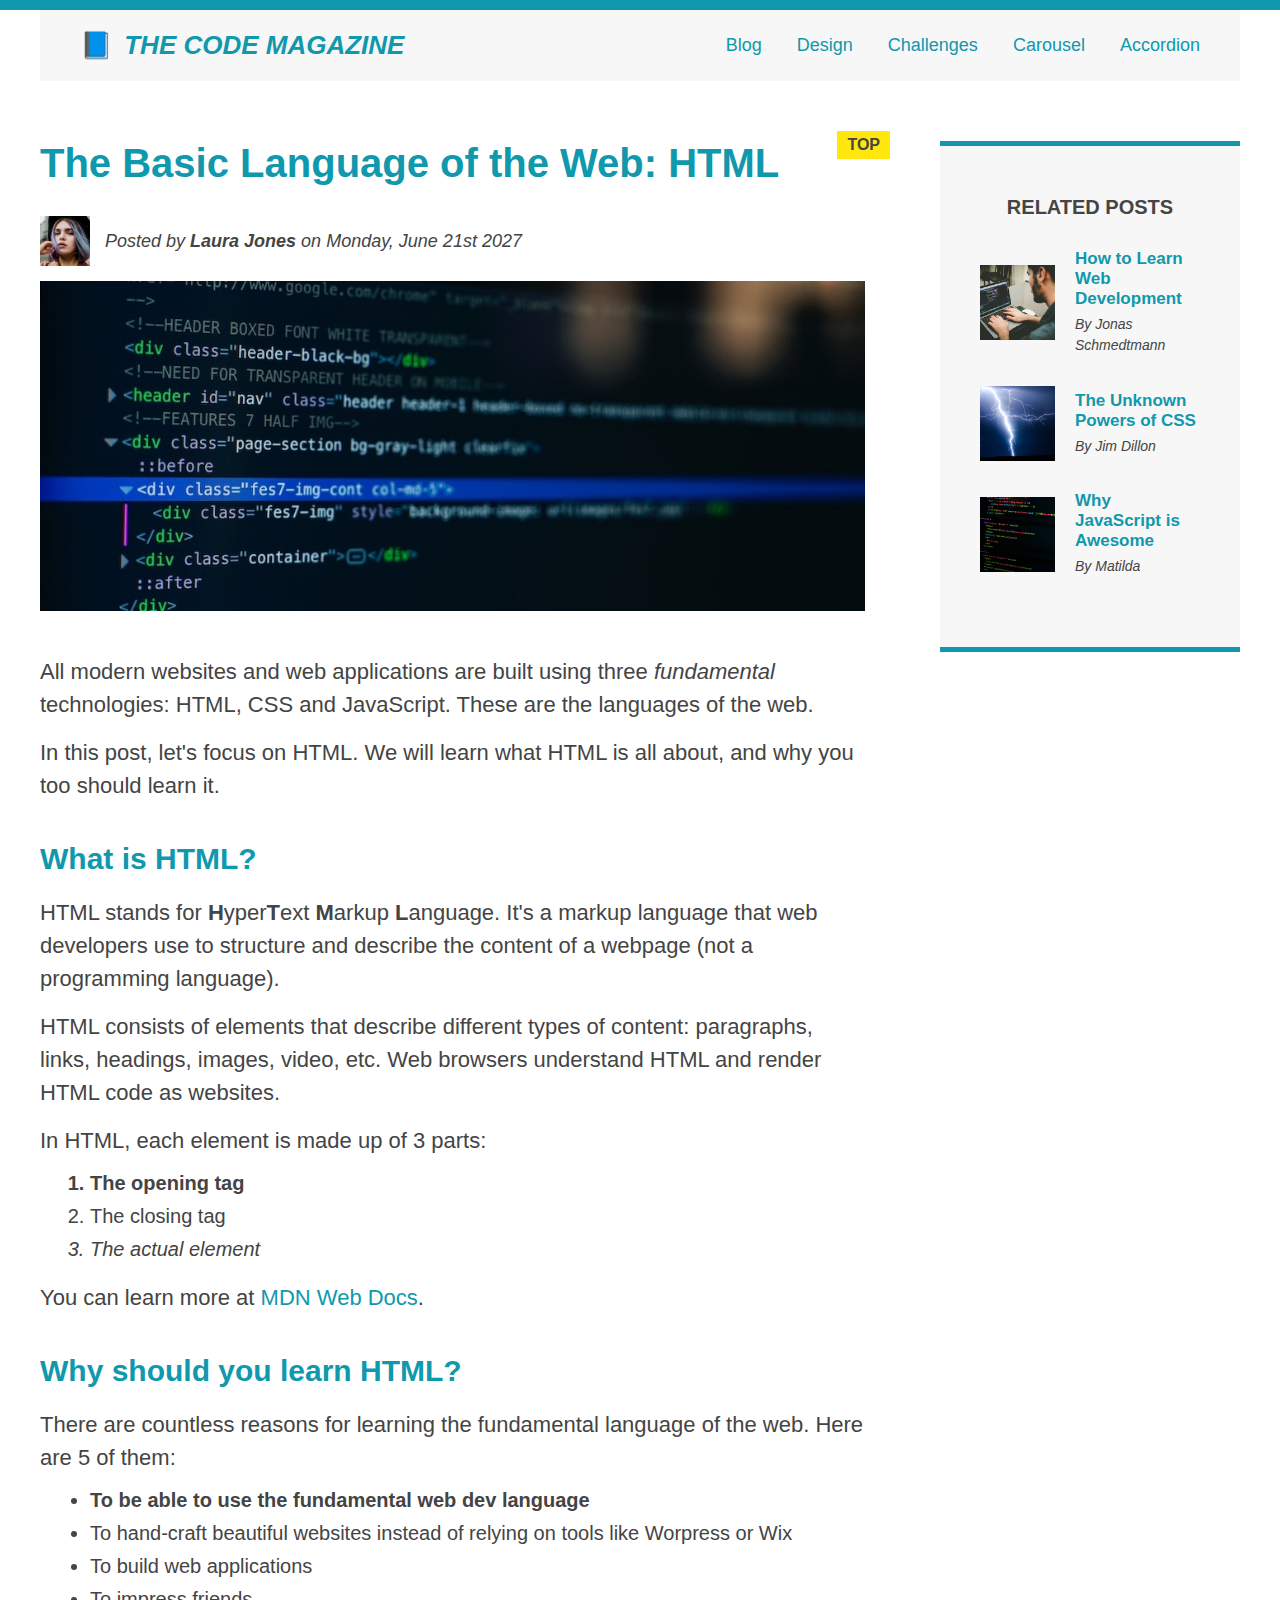
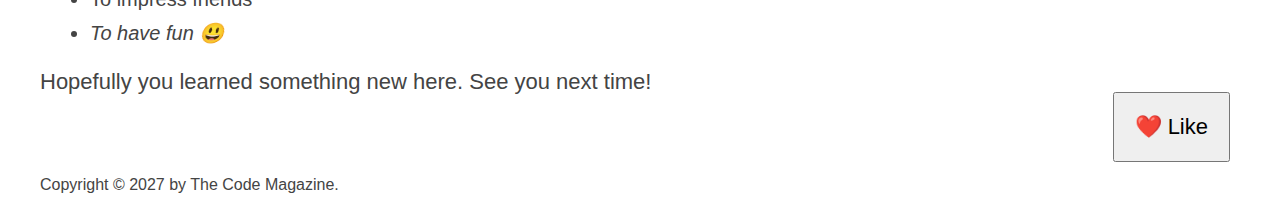
<file: index.html>
<!DOCTYPE html>
<html lang="en">
  <head>
    <meta charset="UTF-8" />
    <link href="css/style.css" rel="stylesheet" />

    <title>The Basic Language of the Web: HTML</title>
  </head>

  <body>
    <!--
    <h1>The Basic Language of the Web: HTML</h1>
    <h2>The Basic Language of the Web: HTML</h2>
    <h3>The Basic Language of the Web: HTML</h3>
    <h4>The Basic Language of the Web: HTML</h4>
    <h5>The Basic Language of the Web: HTML</h5>
    <h6>The Basic Language of the Web: HTML</h6>
    -->

    <div class="container">
      <header class="main-header clearfix">
        <h1>📘 The Code Magazine</h1>

        <nav>
          <!-- <strong>This is the navigation</strong> -->
          <a href="blog.html">Blog</a>
          <a href="design/design.html">Design</a>
          <a href="Product.html">Challenges</a>
          <a href="Components/02-carousel.html">Carousel</a>
          <a href="Components/01-accordion.html">Accordion</a>
        </nav>

        <!-- <div class="clear"></div> -->
      </header>

      <!-- ONLY NECESSARY FOR FLEXBOX -->
      <!-- <div class="row"> -->
      <article>
        <header class="post-header">
          <h2>The Basic Language of the Web: HTML</h2>

          <div class="author-box">
            <img
              src="img/laura-jones.jpg"
              alt="Headshot of Laura Jones"
              height="50"
              width="50"
              class="author-img"
            />

            <p id="author" class="author">
              Posted by <strong>Laura Jones</strong> on Monday, June 21st 2027
            </p>
          </div>

          <img
            src="img/post-img.jpg"
            alt="HTML code on a screen"
            width="500"
            height="200"
            class="post-img"
          />
          <button>❤️ Like</button>
        </header>

        <p>
          All modern websites and web applications are built using three
          <em>fundamental</em>
          technologies: HTML, CSS and JavaScript. These are the languages of the
          web.
        </p>

        <p>
          In this post, let's focus on HTML. We will learn what HTML is all
          about, and why you too should learn it.
        </p>

        <h3>What is HTML?</h3>
        <p>
          HTML stands for <strong>H</strong>yper<strong>T</strong>ext
          <strong>M</strong>arkup <strong>L</strong>anguage. It's a markup
          language that web developers use to structure and describe the content
          of a webpage (not a programming language).
        </p>
        <p>
          HTML consists of elements that describe different types of content:
          paragraphs, links, headings, images, video, etc. Web browsers
          understand HTML and render HTML code as websites.
        </p>
        <p>In HTML, each element is made up of 3 parts:</p>

        <ol>
          <li class="first-li">The opening tag</li>
          <li>The closing tag</li>
          <li>The actual element</li>
        </ol>

        <p>
          You can learn more at
          <a
            href="https://developer.mozilla.org/en-US/docs/Web/HTML"
            target="_blank"
            >MDN Web Docs</a
          >.
        </p>

        <h3>Why should you learn HTML?</h3>

        <p>
          There are countless reasons for learning the fundamental language of
          the web. Here are 5 of them:
        </p>

        <ul>
          <li class="first-li">
            To be able to use the fundamental web dev language
          </li>
          <li>
            To hand-craft beautiful websites instead of relying on tools like
            Worpress or Wix
          </li>
          <li>To build web applications</li>
          <li>To impress friends</li>
          <li>To have fun 😃</li>
        </ul>

        <p>Hopefully you learned something new here. See you next time!</p>
      </article>

      <aside>
        <h4>Related posts</h4>

        <ul class="related">
          <li class="related-post">
            <img
              src="img/related-1.jpg"
              alt="Person programming"
              width="75"
              height="75"
            />
            <div>
              <a href="#" class="related-link">How to Learn Web Development</a>
              <p class="related-author">By Jonas Schmedtmann</p>
            </div>
          </li>
          <li class="related-post">
            <img
              src="img/related-2.jpg"
              alt="Lightning"
              width="75"
              height="75"
            />
            <div>
              <a href="#" class="related-link">The Unknown Powers of CSS</a>
              <p class="related-author">By Jim Dillon</p>
            </div>
          </li>
          <li class="related-post">
            <img
              src="img/related-3.jpg"
              alt="JavaScript code on a screen"
              width="75"
              height="75"
            />
            <div>
              <a href="#" class="related-link">Why JavaScript is Awesome</a>
              <p class="related-author">By Matilda</p>
            </div>
          </li>
        </ul>
      </aside>
      <!-- </div> -->

      <footer>
        <p id="copyright" class="copyright text">
          Copyright &copy; 2027 by The Code Magazine.
        </p>
      </footer>
    </div>
  </body>
</html>
</file>
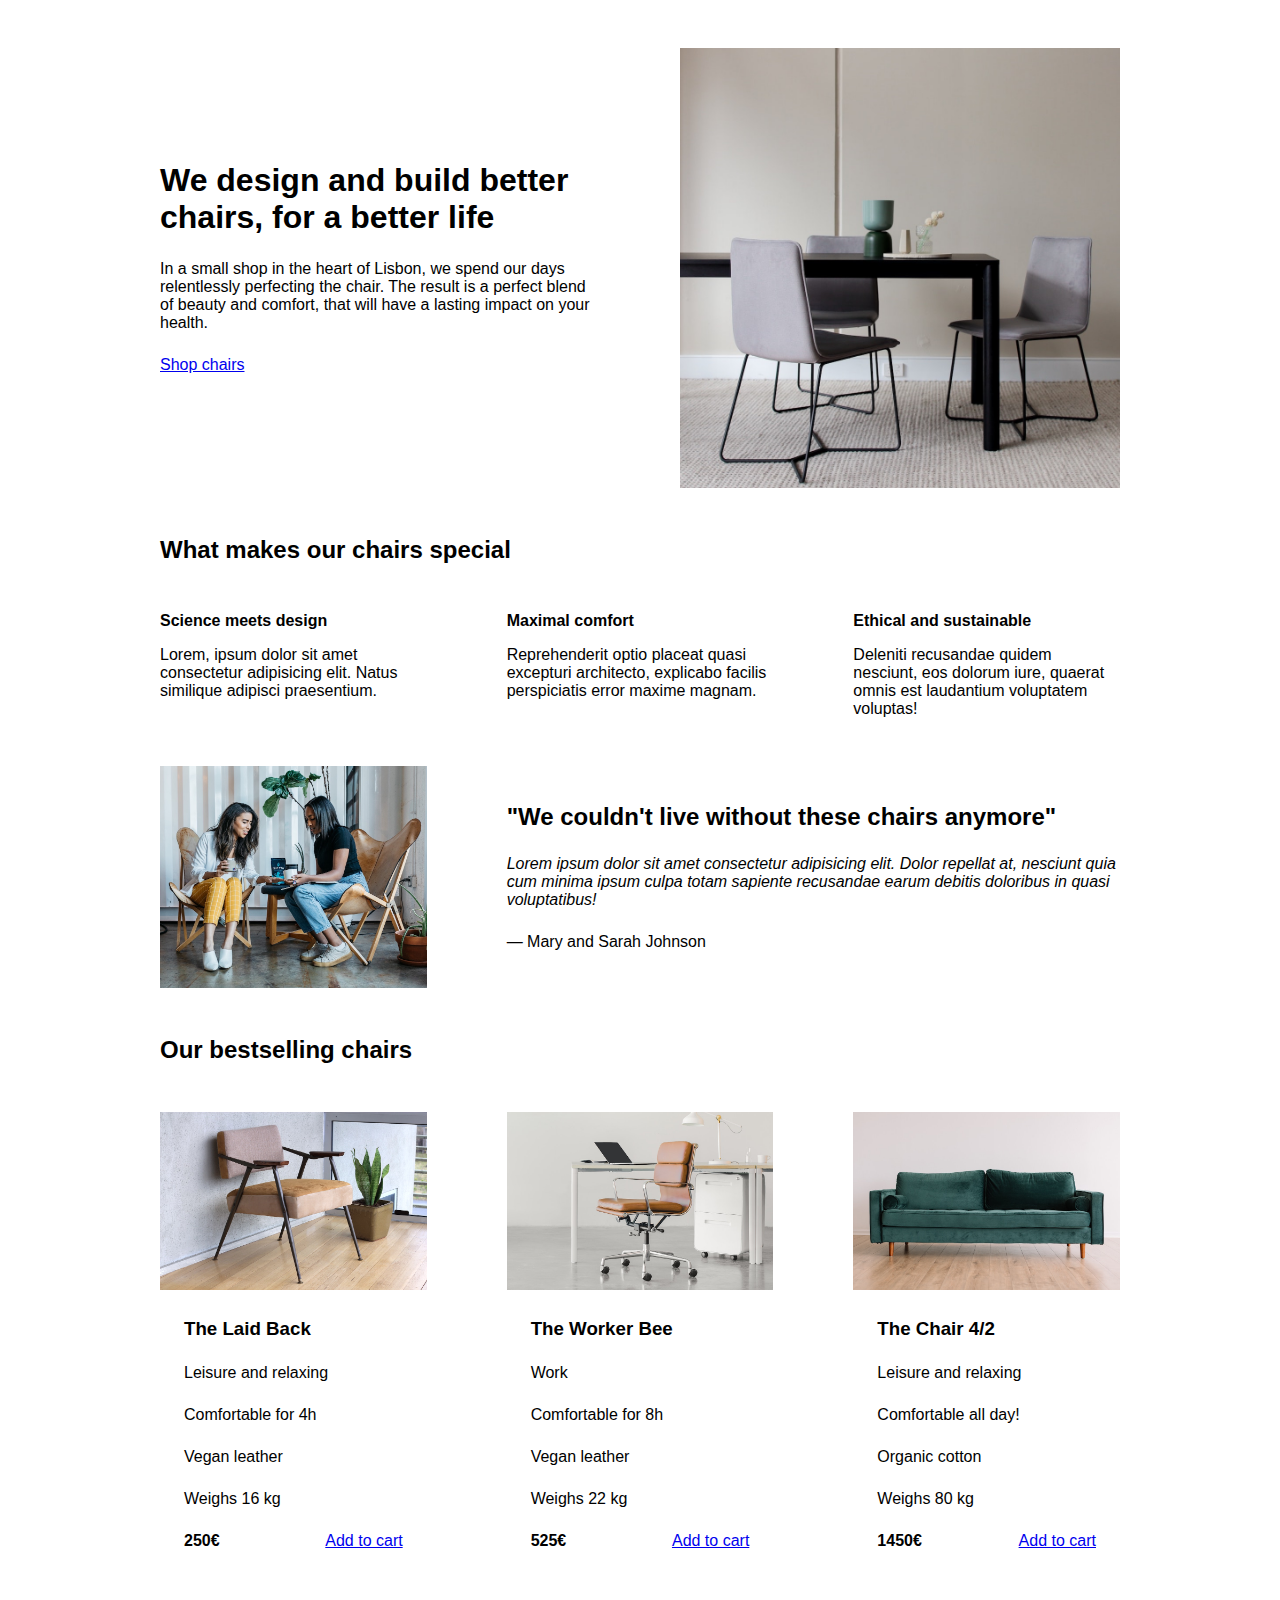
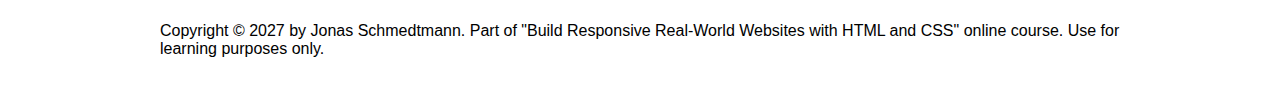
<file: design/index.html>
<!DOCTYPE html>
<html lang="en">
  <head>
    <meta charset="UTF-8" />
    <meta http-equiv="X-UA-Compatible" content="IE=edge" />
    <meta name="viewport" content="width=device-width, initial-scale=1.0" />

    <link rel="stylesheet" href="style.css" />
    <title>Lisbon Chair Shop</title>
  </head>
  <body>
    <div class="container">
      <header>
        <div class="header-text-box">
          <h1>We design and build better chairs, for a better life</h1>
          <p class="header-text">
            In a small shop in the heart of Lisbon, we spend our days
            relentlessly perfecting the chair. The result is a perfect blend of
            beauty and comfort, that will have a lasting impact on your health.
          </p>
          <a class="btn btn--big" href="#">Shop chairs</a>
        </div>
        <img src="hero.jpg" alt="Photo" />
      </header>

      <section>
        <h2>What makes our chairs special</h2>
        <div class="grid-3-cols">
          <div>
            <p class="features-title"><strong>Science meets design</strong></p>
            <p class="features-text">
              Lorem, ipsum dolor sit amet consectetur adipisicing elit. Natus
              similique adipisci praesentium.
            </p>
          </div>

          <div>
            <p class="features-title">
              <strong>Maximal comfort</strong>
            </p>
            <p class="features-text">
              Reprehenderit optio placeat quasi excepturi architecto, explicabo
              facilis perspiciatis error maxime magnam.
            </p>
          </div>

          <div>
            <p class="features-title">
              <strong>Ethical and sustainable</strong>
            </p>
            <p class="features-text">
              Deleniti recusandae quidem nesciunt, eos dolorum iure, quaerat
              omnis est laudantium voluptatem voluptas!
            </p>
          </div>
        </div>
      </section>

      <section class="testimonial-section">
        <div class="grid-3-cols">
          <img src="customers.jpg" alt="People sitting on chairs" />
          <div class="testimonial-box">
            <h2>"We couldn't live without these chairs anymore"</h2>
            <blockquote class="testimonial-text">
              Lorem ipsum dolor sit amet consectetur adipisicing elit. Dolor
              repellat at, nesciunt quia cum minima ipsum culpa totam sapiente
              recusandae earum debitis doloribus in quasi voluptatibus!
            </blockquote>
            <p class="testimonial-author">&mdash; Mary and Sarah Johnson</p>
          </div>
        </div>
      </section>

      <section>
        <h2>Our bestselling chairs</h2>
        <div class="grid-3-cols">
          <figure class="chair">
            <img src="chair-1.jpg" alt="Chair" />
            <div class="chair-box">
              <h3>The Laid Back</h3>
              <ul class="chair-details">
                <li>
                  <!-- Span is a generic INLINE text element, it doesn't have any meaning. It's like a div element, but inline -->
                  <span>Leisure and relaxing</span>
                </li>
                <li>
                  <span>Comfortable for 4h</span>
                </li>
                <li>
                  <span>Vegan leather</span>
                </li>
                <li>
                  <span>Weighs 16 kg</span>
                </li>
              </ul>
              <div class="chair-price">
                <strong>250€</strong>
                <a href="#" class="btn btn--small">Add to cart</a>
              </div>
            </div>
          </figure>

          <figure class="chair">
            <img src="chair-2.jpg" alt="Chair" />
            <div class="chair-box">
              <h3>The Worker Bee</h3>
              <ul class="chair-details">
                <li>
                  <span>Work</span>
                </li>
                <li>
                  <span>Comfortable for 8h</span>
                </li>
                <li>
                  <span>Vegan leather</span>
                </li>
                <li>
                  <span>Weighs 22 kg</span>
                </li>
              </ul>
              <div class="chair-price">
                <strong>525€</strong>
                <a href="#" class="btn btn--small">Add to cart</a>
              </div>
            </div>
          </figure>

          <figure class="chair">
            <img src="chair-3.jpg" alt="Chair" />
            <div class="chair-box">
              <h3>The Chair 4/2</h3>
              <ul class="chair-details">
                <li>
                  <span>Leisure and relaxing</span>
                </li>
                <li>
                  <span>Comfortable all day!</span>
                </li>
                <li>
                  <span>Organic cotton</span>
                </li>
                <li>
                  <span>Weighs 80 kg</span>
                </li>
              </ul>
              <div class="chair-price">
                <strong>1450€</strong>
                <a href="#" class="btn btn--small">Add to cart</a>
              </div>
            </div>
          </figure>
        </div>
      </section>

      <footer>
        Copyright &copy; 2027 by Jonas Schmedtmann. Part of "Build Responsive
        Real-World Websites with HTML and CSS" online course. Use for learning
        purposes only.
      </footer>
    </div>
  </body>
</html>
</file>
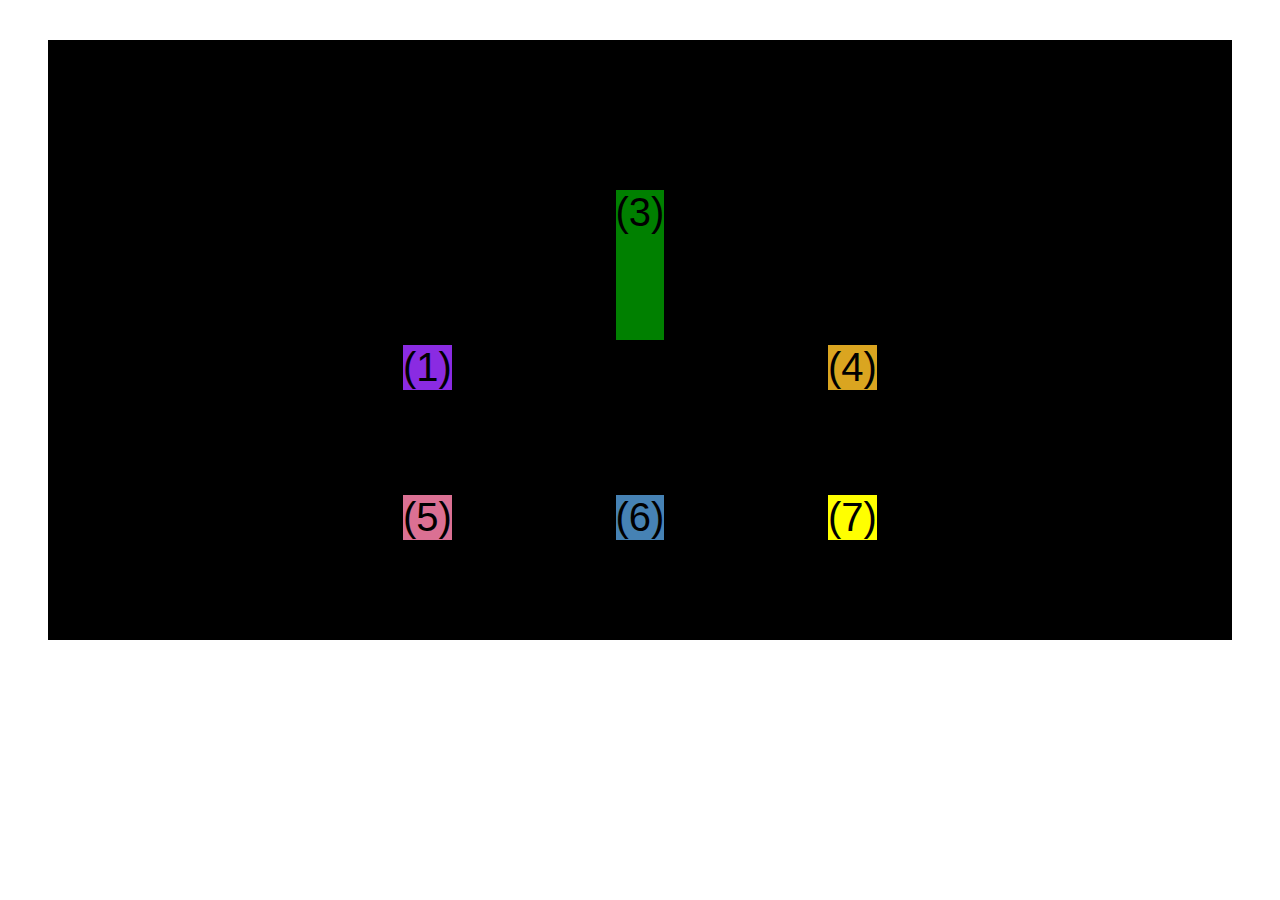
<file: css-grid.html>
<!DOCTYPE html>
<html lang="en">
  <head>
    <meta charset="UTF-8" />
    <meta http-equiv="X-UA-Compatible" content="IE=edge" />
    <meta name="viewport" content="width=device-width, initial-scale=1.0" />
    <title>CSS Grid</title>
    <style>
      .el--1 {
        background-color: blueviolet;
      }
      .el--2 {
        background-color: orangered;
        /* grid-column: 1/4; */
        /* grid-column: 1 / span 3; */
        grid-column: 1 / -2;
        grid-row: 2/3;
      }
      .el--3 {
        background-color: green;
        height: 150px;
        align-self: center;
        justify-self: center;
      }
      .el--4 {
        background-color: goldenrod;
      }
      .el--5 {
        background-color: palevioletred;
      }
      .el--6 {
        background-color: steelblue;
      }
      .el--7 {
        background-color: yellow;
      }
      .el--8 {
        background-color: crimson;
        grid-column: 2/3;
        grid-row: 1/2;
      }

      .container--1 {
        /* STARTER */
        font-family: sans-serif;
        background-color: #ddd;
        font-size: 30px;
        margin: 40px;

        /* !CSS GRID */
        display: grid;
        grid-template-columns: repeat(4, 1fr);
        grid-template-rows: repeat(2, 1fr);
        column-gap: 20px;
        row-gap: 40px;

        /* Temp */
        display: none;
      }

      .container--2 {
        display: grid;
        /* STARTER */
        font-family: sans-serif;
        background-color: black;
        font-size: 40px;
        margin: 40px;
        width: 700Hpx;
        height: 600px;
        gap: 50px;

        /* CSS GRID */
        grid-template-columns: 125px 200px 125px;
        grid-template-rows: 250px 100px;

        /* Aligning items inside cells: Moving items
        around inside cells */
        justify-items: center;
        align-items: end;

        /* Aligning tracks inside container:
        distribute empty space */
        justify-content: center;
        align-content: center;
      }
    </style>
  </head>
  <body>
    <div class="container--1">
      <div class="el el--1">(1) HTML</div>
      <div class="el el--2">(2) and</div>
      <div class="el el--3">(3) CSS</div>
      <div class="el el--4">(4) are</div>
      <div class="el el--5">(5) amazing</div>
      <div class="el el--6">(6) languages</div>
      <!-- <div class="el el--7">(7) to</div> -->
      <div class="el el--8">(8) learn</div>
    </div>

    <div class="container--2">
      <div class="el el--1">(1)</div>
      <div class="el el--3">(3)</div>
      <div class="el el--4">(4)</div>
      <div class="el el--5">(5)</div>
      <div class="el el--6">(6)</div>
      <div class="el el--7">(7)</div>
    </div>
  </body>
</html>
</file>
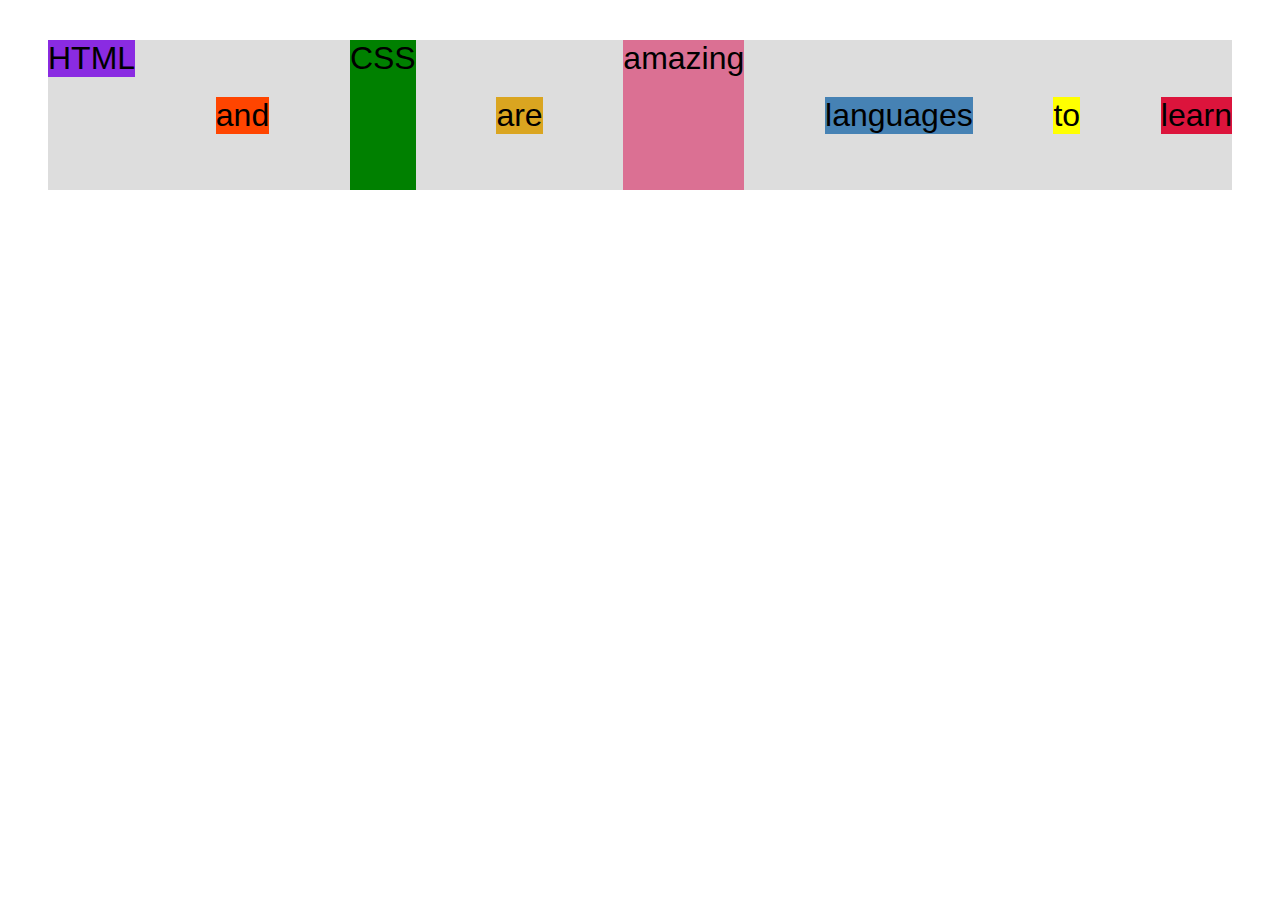
<file: flexbox.html>
<!DOCTYPE html>
<html lang="en">
  <head>
    <meta charset="UTF-8" />
    <meta http-equiv="X-UA-Compatible" content="IE=edge" />
    <meta name="viewport" content="width=device-width, initial-scale=1.0" />
    <title>Flexbox</title>
    <style>
      .el--1 {
        background-color: blueviolet;
      }
      .el--2 {
        background-color: orangered;
      }
      .el--3 {
        background-color: green;
        height: 150px;
      }
      .el--4 {
        background-color: goldenrod;
      }
      .el--5 {
        background-color: palevioletred;
      }
      .el--6 {
        background-color: steelblue;
      }
      .el--7 {
        background-color: yellow;
      }
      .el--8 {
        background-color: crimson;
      }

      .container {
        /* STARTER */
        font-family: sans-serif;
        background-color: #ddd;
        font-size: 32px;
        margin: 40px;
        display: flex;
        align-items: center;
        justify-content: space-between;
        gap: 30px;

        /* FLEXBOX */
      }

      .el--1 {
        align-self: flex-start;
      }
      .el--5 {
        align-self: stretch;
      }
    </style>
  </head>
  <body>
    <div class="container">
      <div class="el el--1">HTML</div>
      <div class="el el--2">and</div>
      <div class="el el--3">CSS</div>
      <div class="el el--4">are</div>
      <div class="el el--5">amazing</div>
      <div class="el el--6">languages</div>
      <div class="el el--7">to</div>
      <div class="el el--8">learn</div>
    </div>
  </body>
</html>
</file>
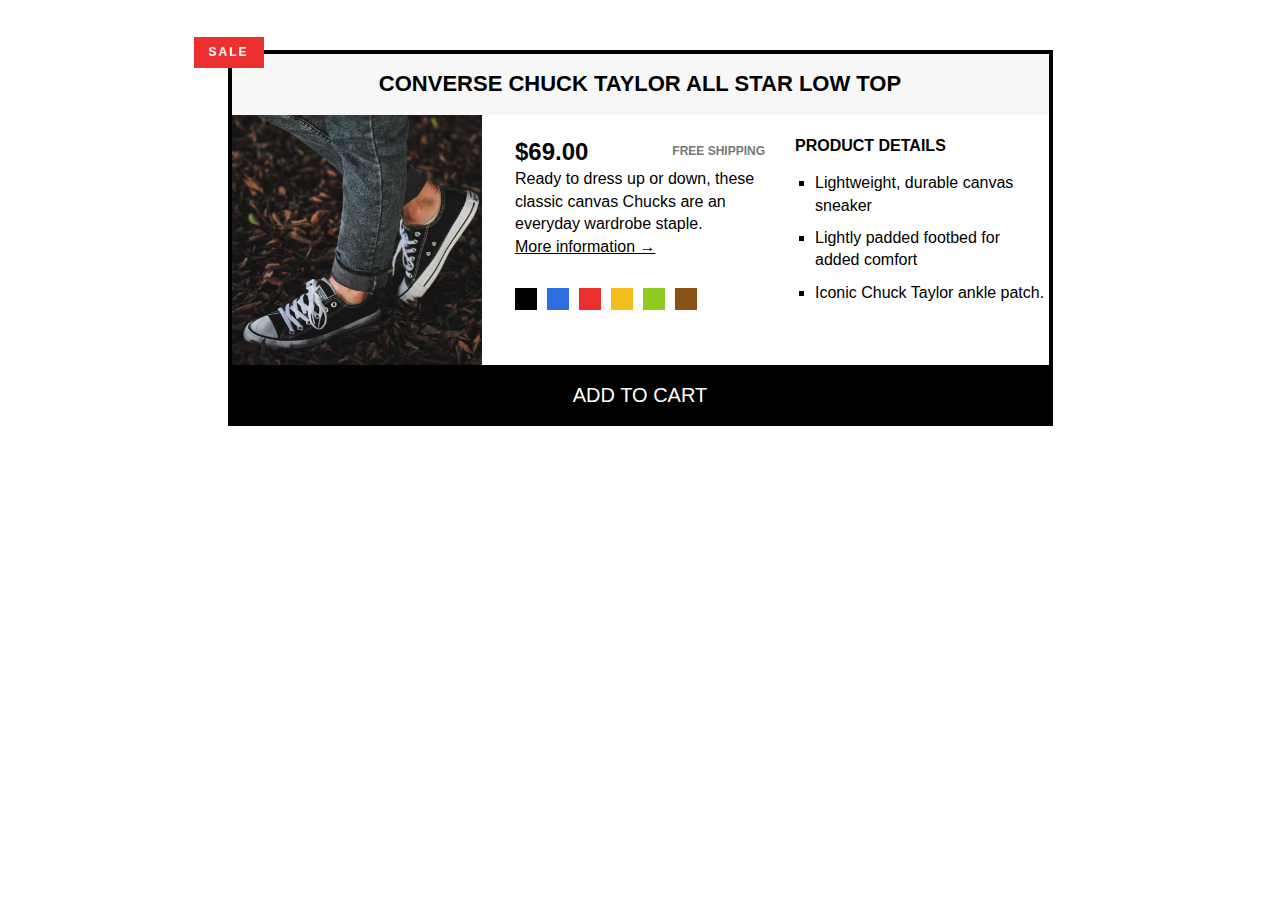
<file: Product.html>
<!DOCTYPE html>
<html lang="en">
  <head>
    <link rel="stylesheet" href="css/product.css" />
    <meta charset="UTF-8" />
    <meta name="viewport" content="width=device-width, initial-scale=1.0" />
    <title>🛍️ Products</title>
  </head>
  <body>
    <article class="product gBox">
      <h2 class="product-title">Converse Chuck Taylor All Star Low Top</h2>

      <img
        src="img/challenges.jpg"
        alt="Chuck Taylor All Star Shoe"
        height="250"
        width="250"
        class="product-img"
      />
      <div class="product-info">
        <div class="product-price">
          <p class="price"><strong>$69.00</strong></p>
          <p class="shipping">Free shipping</p>
        </div>
        <p class="sale">Sale</p>

        <p class="product-description">
          Ready to dress up or down, these classic canvas Chucks are an everyday
          wardrobe staple.
        </p>
        <a href="https://converse.com" target="_blank" class="more-info"
          >More information &rarr;</a
        >

        <div class="product-colors">
          <div class="color"></div>
          <div class="color color-blue"></div>
          <div class="color color-red"></div>
          <div class="color color-yellow"></div>
          <div class="color color-green"></div>
          <div class="color color-brown"></div>
        </div>
      </div>

      <div class="product-details">
        <h3 class="details-title">Product details</h3>
        <ul class="details-list">
          <li>Lightweight, durable canvas sneaker</li>
          <li>Lightly padded footbed for added comfort</li>
          <li>Iconic Chuck Taylor ankle patch.</li>
        </ul>
      </div>
      <button class="add-cart">Add to cart</button>
    </article>
  </body>
</html>
</file>
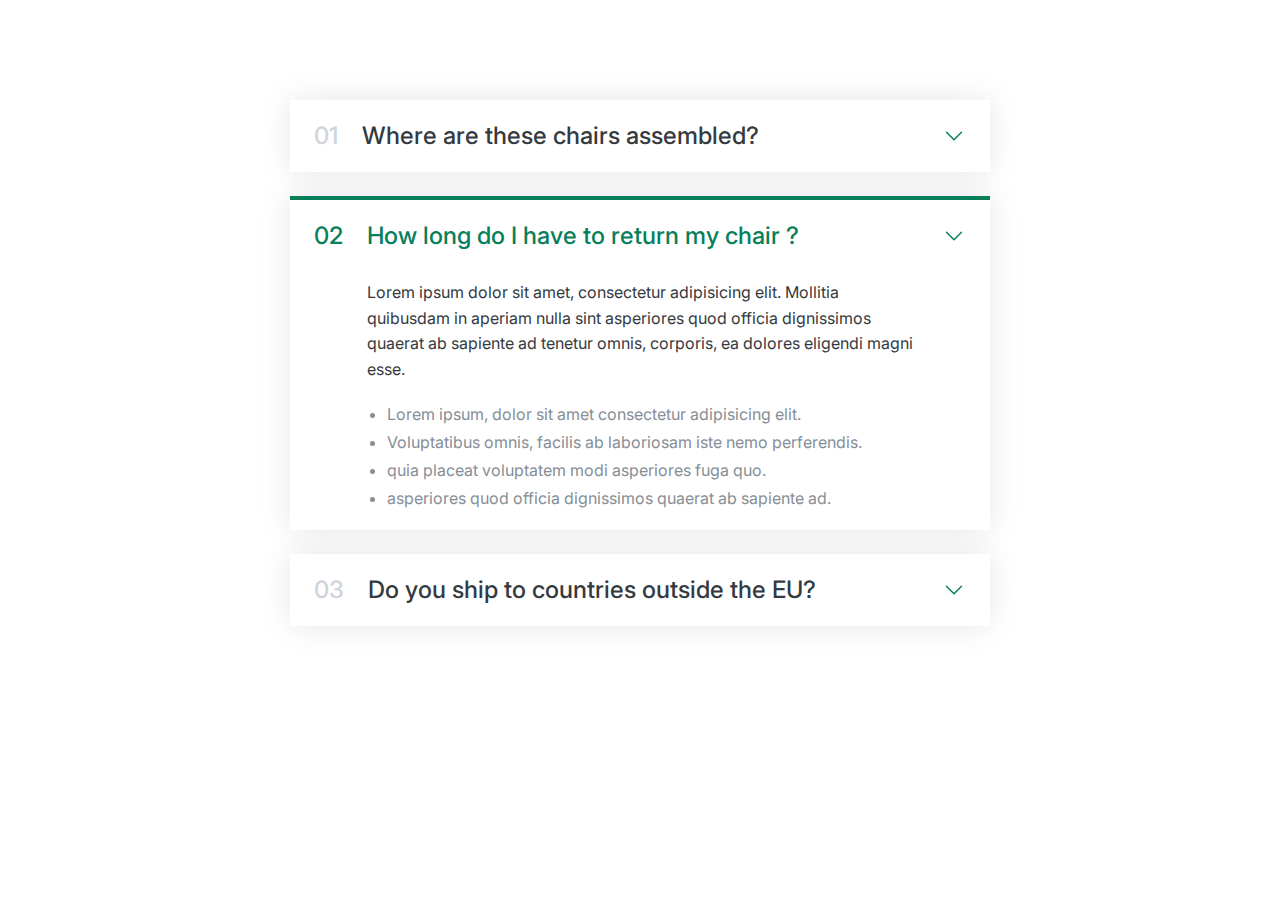
<file: Components/01-accordion.html>
<!doctype html>
<html lang="en">
  <head>
    <meta charset="UTF-8" />
    <meta name="viewport" content="width=device-width, initial-scale=1.0" />
    <title>Accordion Component</title>
    <link
      href="https://fonts.googleapis.com/css2?family=Inter:wght@400;500;700&family=Roboto:wght@400;500;700&display=swap"
      rel="stylesheet"
    />
    <style>
      /*
      SPACING SYSTEM (px)
      2 / 4 / 8 / 12 / 16 / 24 / 32 / 48 / 64 / 80 / 96 / 128

      FONT SIZE SYSTEM (px)
      10 / 12 / 14 / 16 / 18 / 20 / 24 / 30 / 36 / 44 / 52 / 62 / 74 / 86 / 98
      */

      /*
      Main Color: #087f5b
      Grey Color: #343a40
      */

      * {
        margin: 0;
        padding: 0;
        box-sizing: border-box;
      }

      /* ------------------------ */
      /* GENERAL STYLES */
      /* ------------------------ */
      body {
        font-family: "Inter", sans-serif;
        color: #343a40;
        line-height: 1;
      }
      .accordion {
        width: 700px;
        margin: 100px auto;
        display: flex;
        flex-direction: column;
        gap: 24px;
      }

      .item {
        box-shadow: 0 0 32px rgba(0, 0, 0, 0.1);
        padding: 24px;
        display: grid;
        grid-template-columns: auto 1fr auto;
        column-gap: 24px;
        row-gap: 32px;
        align-items: center;
      }

      .number,
      .text {
        font-size: 24px;
        font-weight: 500;
        /* color: #087f5b; */
      }
      .number {
        color: #ced4da;
      }

      .icon {
        width: 24px;
        height: 24px;
        stroke: #087f5b;
      }

      .hidden-box {
        grid-column: 2;
        display: none;
      }

      .hidden-box p {
        margin-bottom: 24px;
        line-height: 1.6;
      }

      /* .hidden-box li {
        margin-bottom: 12px;
      } */

      .hidden-box ul {
        color: #868e96;
        margin-left: 20px;

        display: flex;
        flex-direction: column;
        gap: 12px;
      }

      /* Open State */

      .open {
        border-top: 4px solid #087f5b;
      }

      .open .hidden-box {
        display: block;
      }

      .open .number,
      .open .text {
        color: #087f5b;
      }
    </style>
  </head>
  <body>
    <div class="accordion">
      <div class="item">
        <p class="number">01</p>
        <p class="text">Where are these chairs assembled?</p>
        <svg
          xmlns="http://www.w3.org/2000/svg"
          fill="none"
          viewBox="0 0 24 24"
          stroke-width="1.5"
          stroke="currentColor"
          class="icon"
        >
          <path
            stroke-linecap="round"
            stroke-linejoin="round"
            d="M19.5 8.25l-7.5 7.5-7.5-7.5"
          />
        </svg>
        <div class="hidden-box">
          <p>
            Lorem ipsum dolor sit amet, consectetur adipisicing elit. Mollitia
            quibusdam in aperiam nulla sint asperiores quod officia dignissimos
            quaerat ab sapiente ad tenetur omnis, corporis, ea dolores eligendi
            magni esse.
          </p>
          <ul>
            <li>Lorem ipsum, dolor sit amet consectetur adipisicing elit.</li>
            <li>
              Voluptatibus omnis, facilis ab laboriosam iste nemo perferendis.
            </li>
            <li>quia placeat voluptatem modi asperiores fuga quo.</li>
            <li>asperiores quod officia dignissimos quaerat ab sapiente ad.</li>
          </ul>
        </div>
      </div>

      <div class="item open">
        <p class="number">02</p>
        <p class="text">How long do I have to return my chair ?</p>
        <svg
          xmlns="http://www.w3.org/2000/svg"
          fill="none"
          viewBox="0 0 24 24"
          stroke-width="1.5"
          stroke="currentColor"
          class="icon"
        >
          <path
            stroke-linecap="round"
            stroke-linejoin="round"
            d="M19.5 8.25l-7.5 7.5-7.5-7.5"
          />
        </svg>
        <div class="hidden-box">
          <p>
            Lorem ipsum dolor sit amet, consectetur adipisicing elit. Mollitia
            quibusdam in aperiam nulla sint asperiores quod officia dignissimos
            quaerat ab sapiente ad tenetur omnis, corporis, ea dolores eligendi
            magni esse.
          </p>
          <ul>
            <li>Lorem ipsum, dolor sit amet consectetur adipisicing elit.</li>
            <li>
              Voluptatibus omnis, facilis ab laboriosam iste nemo perferendis.
            </li>
            <li>quia placeat voluptatem modi asperiores fuga quo.</li>
            <li>asperiores quod officia dignissimos quaerat ab sapiente ad.</li>
          </ul>
        </div>
      </div>

      <div class="item">
        <p class="number">03</p>
        <p class="text">Do you ship to countries outside the EU?</p>
        <svg
          xmlns="http://www.w3.org/2000/svg"
          fill="none"
          viewBox="0 0 24 24"
          stroke-width="1.5"
          stroke="currentColor"
          class="icon"
        >
          <path
            stroke-linecap="round"
            stroke-linejoin="round"
            d="M19.5 8.25l-7.5 7.5-7.5-7.5"
          />
        </svg>
        <div class="hidden-box">
          <p>
            Lorem ipsum dolor sit amet, consectetur adipisicing elit. Mollitia
            quibusdam in aperiam nulla sint asperiores quod officia dignissimos
            quaerat ab sapiente ad tenetur omnis, corporis, ea dolores eligendi
            magni esse.
          </p>
          <ul>
            <li>Lorem ipsum, dolor sit amet consectetur adipisicing elit.</li>
            <li>
              Voluptatibus omnis, facilis ab laboriosam iste nemo perferendis.
            </li>
            <li>quia placeat voluptatem modi asperiores fuga quo.</li>
            <li>asperiores quod officia dignissimos quaerat ab sapiente ad.</li>
          </ul>
        </div>
      </div>
    </div>
  </body>
</html>
</file>
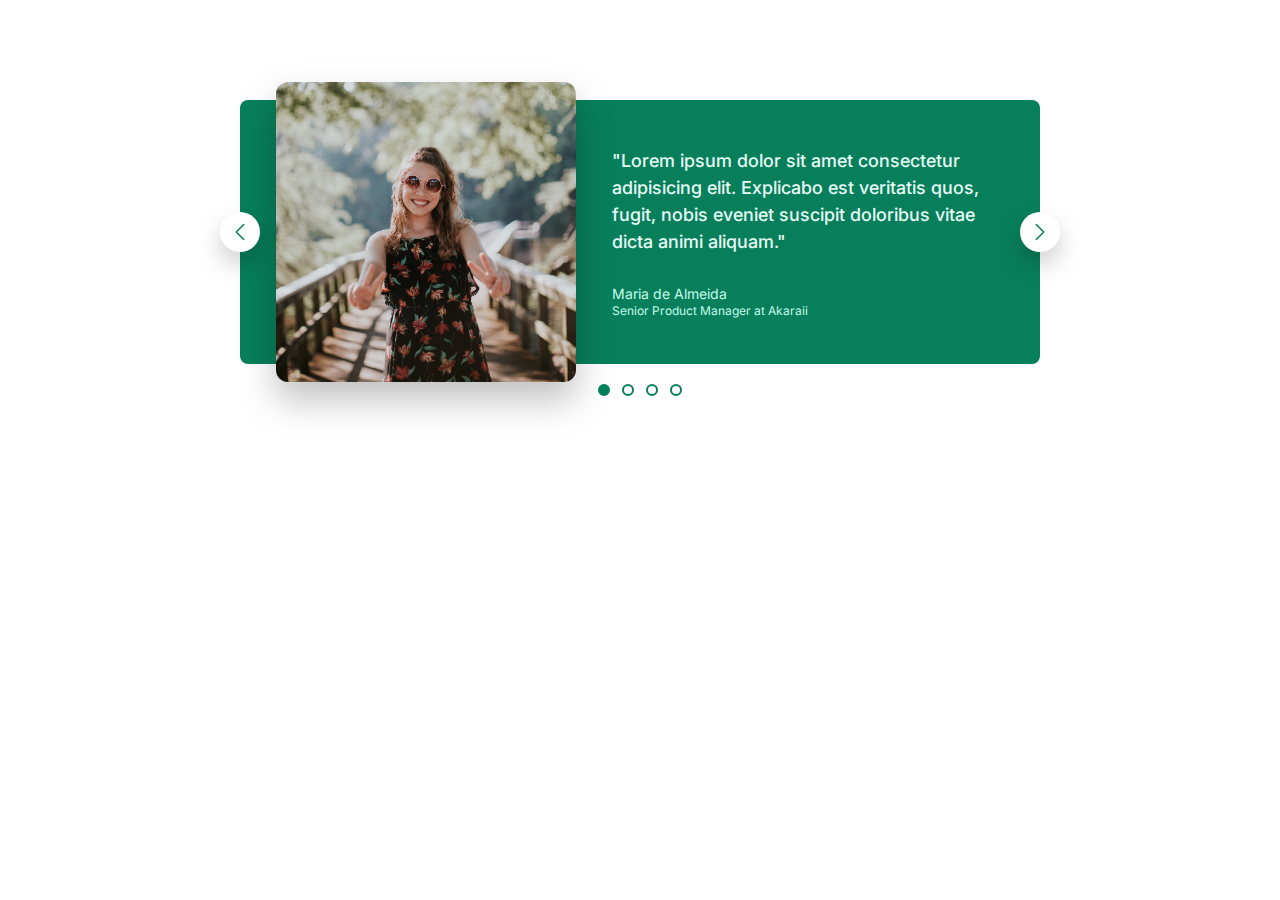
<file: Components/02-carousel.html>
<!doctype html>
<html lang="en">
  <head>
    <meta charset="UTF-8" />
    <meta name="viewport" content="width=device-width, initial-scale=1.0" />
    <title>Carousel Component</title>
    <link
      href="https://fonts.googleapis.com/css2?family=Inter:wght@400;500;700&family=Roboto:wght@400;500;700&display=swap"
      rel="stylesheet"
    />
    <style>
      /*
            SPACING SYSTEM (px)
            2 / 4 / 8 / 12 / 16 / 24 / 32 / 48 / 64 / 80 / 96 / 128

            FONT SIZE SYSTEM (px)
            10 / 12 / 14 / 16 / 18 / 20 / 24 / 30 / 36 / 44 / 52 / 62 / 74 / 86 / 98
            */

      /*
            Main Color: #087f5b
            Grey Color: #343a40
            */

      * {
        margin: 0;
        padding: 0;
        box-sizing: border-box;
      }

      /* ------------------------ */
      /* GENERAL STYLES */
      /* ------------------------ */
      body {
        font-family: "Inter", sans-serif;
        color: #343a40;
        line-height: 1;
      }

      img {
        height: 200px;
        border-radius: 8px;
        transform: scale(1.5);
        box-shadow: 0 12px 24px rgba(0, 0, 0, 0.25);
      }

      .carousel {
        background-color: #087f5b;
        width: 800px;
        margin: 100px auto;

        /* padding: 32px;
        padding-left: 86px;
        padding-right: 48px; */
        padding: 32px 48px 32px 86px;

        border-radius: 8px;
        position: relative;

        display: flex;
        align-items: center;
        gap: 86px;
      }

      .testimonial-text {
        font-size: 18px;
        font-weight: 500;
        line-height: 1.5;
        margin-bottom: 32px;
        color: #e6fcf5;
      }
      .testimonial-author {
        font-size: 14px;
        margin-bottom: 4px;
        color: #c3fae8;
      }
      .testimonial-job {
        font-size: 12px;
        color: #c3fae8;
      }

      /* Controls */
      .btn {
        background-color: #fff;
        border: none;
        height: 40px;
        width: 40px;
        position: absolute;
        border-radius: 50%;
        display: flex;
        align-items: center;
        justify-content: center;
        box-shadow: 0 12px 24px rgba(0, 0, 0, 0.2);
        cursor: pointer;
      }

      .btn--left {
        left: 0;
        top: 50%;
        transform: translate(-50%, -50%);
      }

      .btn--right {
        right: 0;
        top: 50%;
        transform: translate(50%, -50%);
      }

      .btn-icon {
        height: 24px;
        width: 24px;
        stroke: #087f5b;
      }

      /* Dots */
      .dot {
        height: 12px;
        width: 12px;
        background-color: #fff;
        border: 2px solid #087f5b;
        border-radius: 50%;
        cursor: pointer;
      }
      .dots {
        position: absolute;
        left: 50%;
        bottom: 0;
        transform: translate(-50%, 32px);

        display: flex;
        gap: 12px;
      }

      .dot--fill {
        background-color: #087f5b;
      }
    </style>
  </head>
  <body>
    <div class="carousel">
      <img src="maria.jpg" alt="Maria de image" />
      <blockquote class="testimonial">
        <p class="testimonial-text">
          "Lorem ipsum dolor sit amet consectetur adipisicing elit. Explicabo
          est veritatis quos, fugit, nobis eveniet suscipit doloribus vitae
          dicta animi aliquam."
        </p>
        <p class="testimonial-author">Maria de Almeida</p>
        <p class="testimonial-job">Senior Product Manager at Akaraii</p>
      </blockquote>
      <button class="btn btn--left">
        <svg
          xmlns="http://www.w3.org/2000/svg"
          fill="none"
          viewBox="0 0 24 24"
          stroke-width="1.5"
          stroke="currentColor"
          class="btn-icon"
        >
          <path
            stroke-linecap="round"
            stroke-linejoin="round"
            d="M15.75 19.5L8.25 12l7.5-7.5"
          />
        </svg>
      </button>
      <button class="btn btn--right">
        <svg
          xmlns="http://www.w3.org/2000/svg"
          fill="none"
          viewBox="0 0 24 24"
          stroke-width="1.5"
          stroke="currentColor"
          class="btn-icon"
        >
          <path
            stroke-linecap="round"
            stroke-linejoin="round"
            d="M8.25 4.5l7.5 7.5-7.5 7.5"
          />
        </svg>
      </button>
      <div class="dots">
        <button class="dot dot--fill">&nbsp;</button>
        <button class="dot">&nbsp;</button>
        <button class="dot">&nbsp;</button>
        <button class="dot">&nbsp;</button>
      </div>
    </div>
  </body>
</html>
</file>
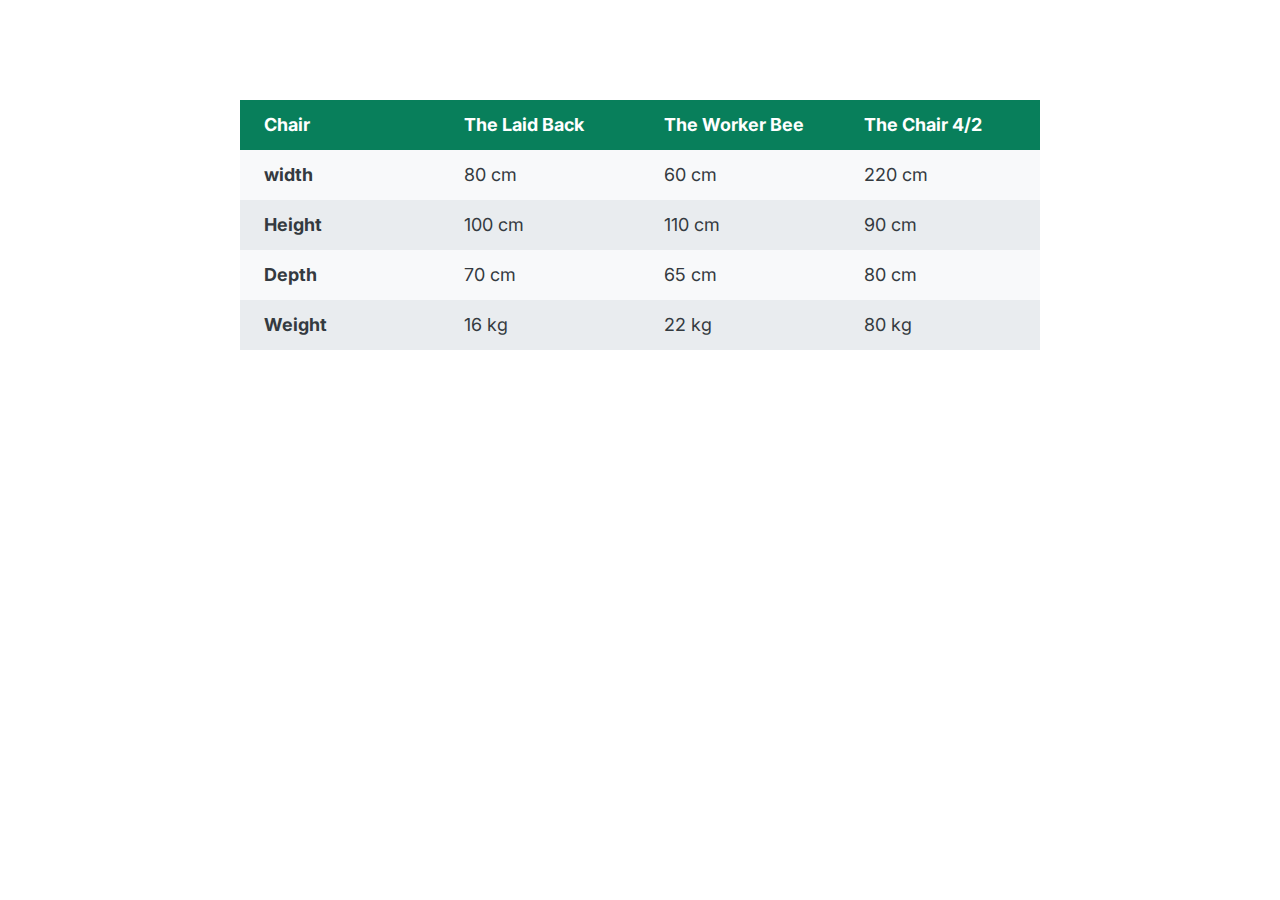
<file: Components/03-table.html>
<!DOCTYPE html>
<html lang="en">
  <head>
    <meta charset="UTF-8" />
    <meta name="viewport" content="width=device-width, initial-scale=1.0" />
    <title>Accordion Component</title>
    <link
      href="https://fonts.googleapis.com/css2?family=Inter:wght@400;500;700&family=Roboto:wght@400;500;700&display=swap"
      rel="stylesheet"
    />
    <style>
      /*
      SPACING SYSTEM (px)
      2 / 4 / 8 / 12 / 16 / 24 / 32 / 48 / 64 / 80 / 96 / 128

      FONT SIZE SYSTEM (px)
      10 / 12 / 14 / 16 / 18 / 20 / 24 / 30 / 36 / 44 / 52 / 62 / 74 / 86 / 98
      */

      /*
      Main Color: #087f5b
      Grey Color: #343a40
      */

      * {
        margin: 0;
        padding: 0;
        box-sizing: border-box;
      }

      /* ------------------------ */
      /* GENERAL STYLES */
      /* ------------------------ */
      body {
        font-size: 18px;
        font-family: "Inter", sans-serif;
        color: #343a40;
        line-height: 1;
        display: flex;
        justify-content: center;
      }

      table {
        width: 800px;
        /* border: 1px solid #343a40; */
        border-collapse: collapse;
        margin-top: 100px;
      }
      th,
      td {
        /* border: 1px solid #343a40; */
        padding: 16px 24px;
        text-align: left;
      }
      thead th {
        color: #fff;
        background-color: #087f5b;
        width: 25%;
      }

      tbody tr:nth-child(odd) {
        background-color: #f8f9fa;
      }
      tbody tr:nth-child(even) {
        background-color: #e9ecef;
      }
    </style>
  </head>
  <body>
    <table>
      <thead>
        <tr>
          <th>Chair</th>
          <th>The Laid Back</th>
          <th>The Worker Bee</th>
          <th>The Chair 4/2</th>
        </tr>
      </thead>
      <tbody>
        <tr>
          <th>width</th>
          <td>80 cm</td>
          <td>60 cm</td>
          <td>220 cm</td>
        </tr>
        <tr>
          <th>Height</th>
          <td>100 cm</td>
          <td>110 cm</td>
          <td>90 cm</td>
        </tr>
        <tr>
          <th>Depth</th>
          <td>70 cm</td>
          <td>65 cm</td>
          <td>80 cm</td>
        </tr>
        <tr>
          <th>Weight</th>
          <td>16 kg</td>
          <td>22 kg</td>
          <td>80 kg</td>
        </tr>
      </tbody>
    </table>
  </body>
</html>
</file>
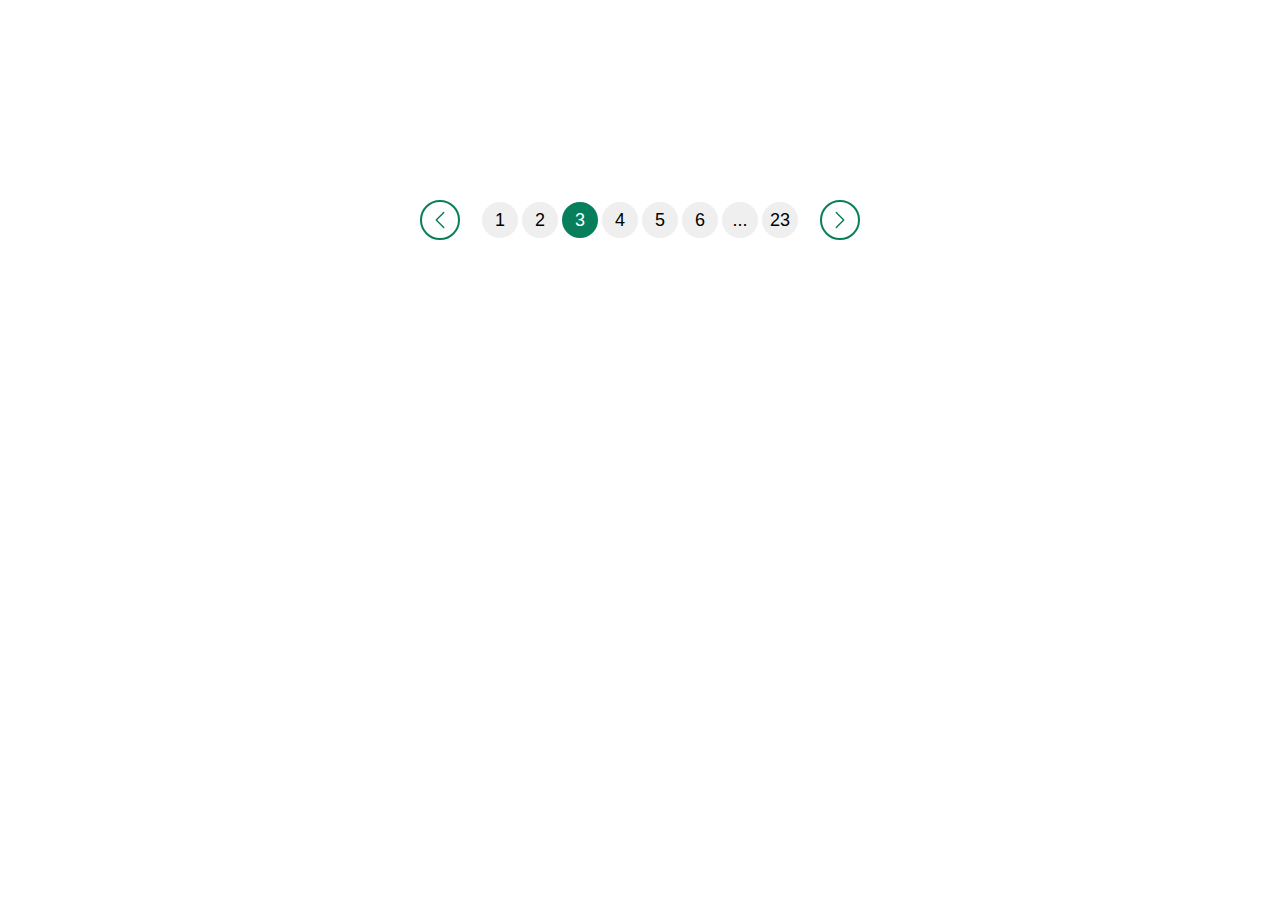
<file: Components/04-pages.html>
<!DOCTYPE html>
<html lang="en">
  <head>
    <meta charset="UTF-8" />
    <meta name="viewport" content="width=device-width, initial-scale=1.0" />
    <title>Accordion Component</title>
    <link
      href="https://fonts.googleapis.com/css2?family=Inter:wght@400;500;700&family=Roboto:wght@400;500;700&display=swap"
      rel="stylesheet"
    />
    <style>
      /*
      SPACING SYSTEM (px)
      2 / 4 / 8 / 12 / 16 / 24 / 32 / 48 / 64 / 80 / 96 / 128

      FONT SIZE SYSTEM (px)
      10 / 12 / 14 / 16 / 18 / 20 / 24 / 30 / 36 / 44 / 52 / 62 / 74 / 86 / 98
      */

      /*
      Main Color: #087f5b
      Grey Color: #343a40
      */

      * {
        margin: 0;
        padding: 0;
        box-sizing: border-box;
      }

      /* ------------------------ */
      /* GENERAL STYLES */
      /* ------------------------ */
      body {
        font-family: "Inter", sans-serif;
        color: #343a40;
        line-height: 1;

        display: flex;
        justify-content: center;
      }

      /* Controls */
      .tst {
        border: 2px solid #fff;
        height: 40px;
        width: 40px;
        cursor: pointer;
        border-radius: 50%;
        font-size: 18px;
        display: inline-block;
      }
      .btn {
        background-color: #fff;
        border: 2px solid #087f5b;
        height: 40px;
        width: 40px;
        position: absolute;
        border-radius: 50%;

        display: flex;
        align-items: center;
        justify-content: center;
        /* box-shadow: 0 12px 24px rgba(0, 0, 0, 0.2); */
        cursor: pointer;
      }

      .btn--left {
        left: 0;
        top: 50%;
        transform: translate(-50%, -50%);
      }

      .btn--right {
        right: 0;
        top: 50%;
        transform: translate(50%, -50%);
      }

      .btn-icon {
        height: 24px;
        width: 24px;
        stroke: #087f5b;
      }
      .tst:hover {
        background-color: #087f5b;
        color: #fff;
        stroke: #fff;
      }
      .filled {
        background-color: #087f5b;
        color: #fff;
      }

      /* Page no. */

      a {
        text-decoration: none;
        flex: 1;
        color: #343a40;
        background-color: #087f5b;
        padding: 5px;
      }

      .container {
        /* background-color: blueviolet; */
        font-size: 18px;
        font-weight: 500;
        margin-top: 200px;
        width: 400px;
        position: relative;

        display: flex;
        justify-content: center;
      }
    </style>
  </head>
  <body>
    <div class="container">
      <button class="tst">1</button>
      <button class="tst">2</button>
      <button class="tst filled">3</button>
      <button class="tst">4</button>
      <button class="tst">5</button>
      <button class="tst">6</button>
      <button class="tst">...</button>
      <button class="tst">23</button>
      <button class="btn btn--left">
        <svg
          xmlns="http://www.w3.org/2000/svg"
          fill="none"
          viewBox="0 0 24 24"
          stroke-width="1.5"
          stroke="currentColor"
          class="btn-icon"
        >
          <path
            stroke-linecap="round"
            stroke-linejoin="round"
            d="M15.75 19.5L8.25 12l7.5-7.5"
          />
        </svg>
      </button>
      <button class="btn btn--right">
        <svg
          xmlns="http://www.w3.org/2000/svg"
          fill="none"
          viewBox="0 0 24 24"
          stroke-width="1.5"
          stroke="currentColor"
          class="btn-icon"
        >
          <path
            stroke-linecap="round"
            stroke-linejoin="round"
            d="M8.25 4.5l7.5 7.5-7.5 7.5"
          />
        </svg>
      </button>
    </div>
  </body>
</html>
</file>
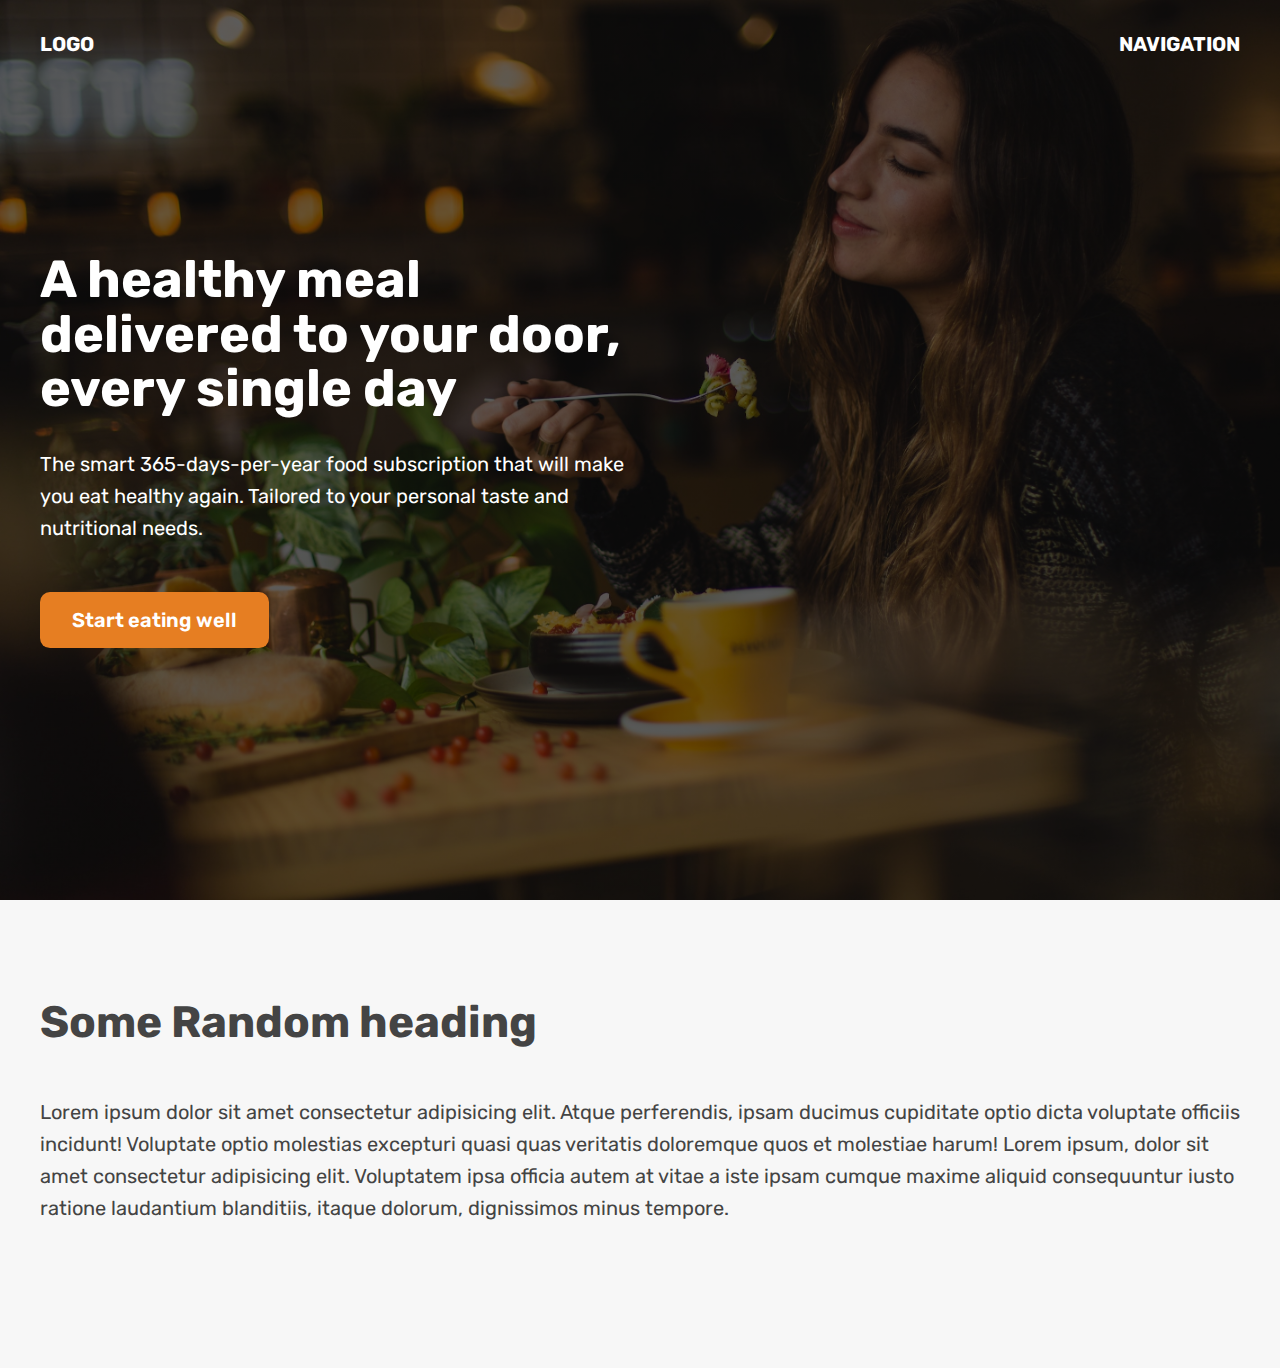
<file: Components/05-hero.html>
<!DOCTYPE html>
<html lang="en">
  <head>
    <meta charset="UTF-8" />
    <meta name="viewport" content="width=device-width, initial-scale=1.0" />
    <title>Ominfood Hero Section</title>
    <link rel="preconnect" href="https://fonts.googleapis.com" />
    <link rel="preconnect" href="https://fonts.gstatic.com" crossorigin />
    <link
      href="https://fonts.googleapis.com/css2?family=Rubik:wght@400;600;700&display=swap"
      rel="stylesheet"
    />

    <style>
      * {
        padding: 0;
        margin: 0;
        box-sizing: border-box;
      }
      html {
        font-family: "Rubik", sans-serif;
        color: #444;
      }

      nav {
        font-size: 20px;
        font-weight: 700;
        display: flex;
        justify-content: space-between;
        padding-top: 32px;
        /* background-color: green; */
      }

      h1 {
        font-size: 52px;
        margin-bottom: 32px;
        line-height: 1.05;
      }

      h2 {
        font-size: 44px;
        margin-bottom: 48px;
      }

      p {
        font-size: 20px;
        line-height: 1.6;
        margin-bottom: 48px;
      }

      section {
        padding: 96px 0;
        background-color: #f7f7f7;
      }

      header {
        /* background-color: orangered; */
        height: 100vh;
        background-image: linear-gradient(
            rgba(0, 0, 0, 0.6),
            rgba(0, 0, 0, 0.6)
          ),
          url(hero.jpg);
        background-size: cover;
        color: #fff;
      }

      .header-container {
        width: 1200px;
        position: absolute;

        /* In relation to the parent size */
        left: 50%;
        top: 50%;

        /* In relation to the Element size */
        transform: translate(-50%, -50%);
      }

      .header-container-inner {
        width: 50%;
      }

      .container {
        margin: 0 auto;
        width: 1200px;
        position: relative;
      }

      .btn:link,
      .btn:visited {
        font-size: 20px;
        font-weight: 600;
        background-color: #e67e22;
        color: #fff;
        text-decoration: none;
        display: inline-block;
        padding: 16px 32px;
        border-radius: 10px;
      }
    </style>
  </head>
  <body>
    <header>
      <nav class="container">
        <div>LOGO</div>
        <div>NAVIGATION</div>
      </nav>
      <div class="header-container">
        <div class="header-container-inner">
          <h1>A healthy meal delivered to your door, every single day</h1>
          <p>
            The smart 365-days-per-year food subscription that will make you eat
            healthy again. Tailored to your personal taste and nutritional
            needs.
          </p>
          <a href="#" class="btn">Start eating well</a>
        </div>
      </div>
    </header>
    <section>
      <div class="container">
        <h2>Some Random heading</h2>
        <p>
          Lorem ipsum dolor sit amet consectetur adipisicing elit. Atque
          perferendis, ipsam ducimus cupiditate optio dicta voluptate officiis
          incidunt! Voluptate optio molestias excepturi quasi quas veritatis
          doloremque quos et molestiae harum! Lorem ipsum, dolor sit amet
          consectetur adipisicing elit. Voluptatem ipsa officia autem at vitae a
          iste ipsam cumque maxime aliquid consequuntur iusto ratione laudantium
          blanditiis, itaque dolorum, dignissimos minus tempore.
        </p>
      </div>
    </section>
  </body>
</html>
</file>
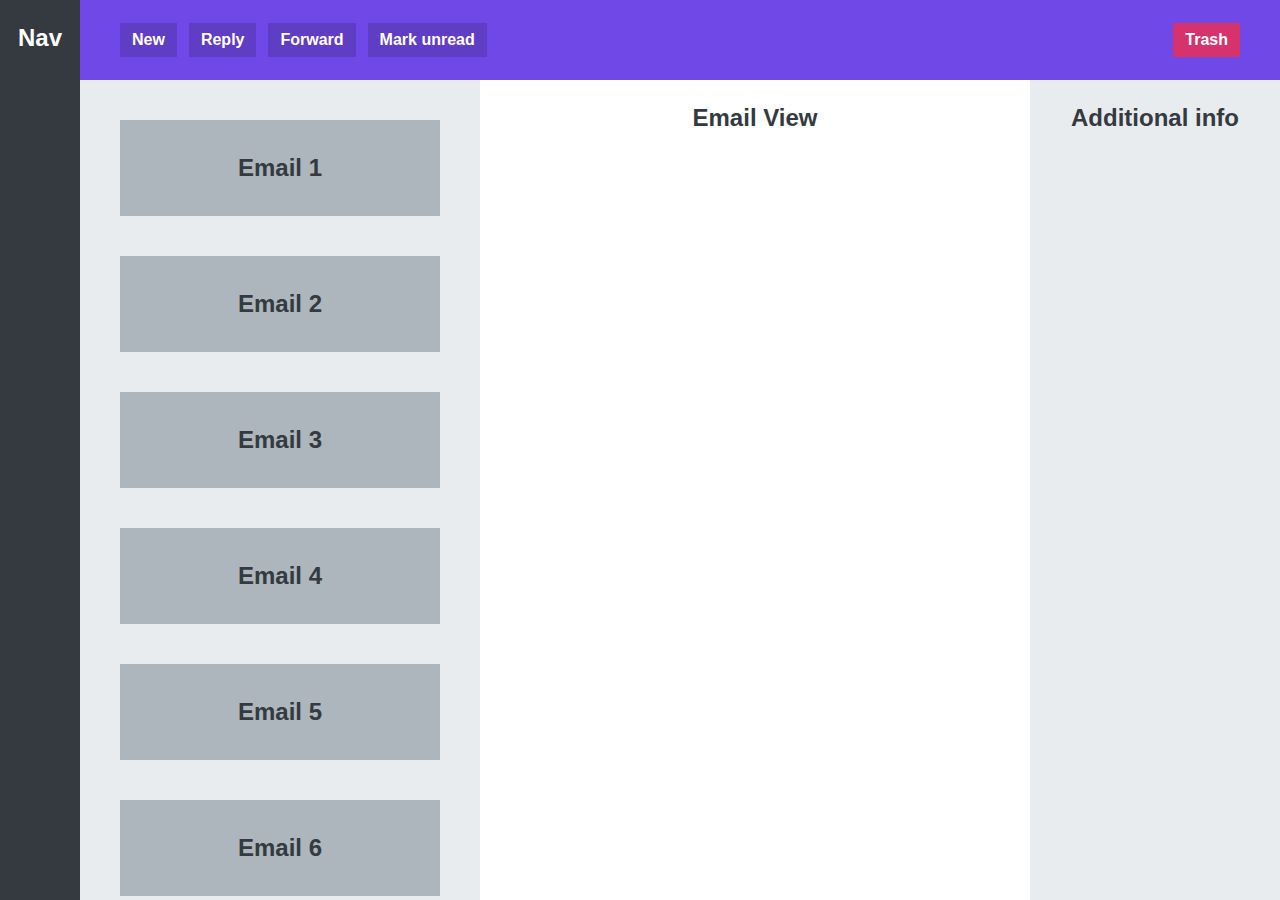
<file: Components/06-app-layout.html>
<!DOCTYPE html>
<html lang="en">
  <head>
    <meta charset="UTF-8" />
    <meta name="viewport" content="width=device-width, initial-scale=1.0" />
    <title>App Layout</title>
    <style>
      * {
        margin: 0;
        padding: 0;
        box-sizing: border-box;
      }

      body {
        font-family: sans-serif;
        color: #343a40;
        font-size: 24px;
        height: 100vh;
        text-align: center;
        font-weight: bold;

        display: grid;
        grid-template-columns: 80px 400px 1fr 250px;
        grid-template-rows: 80px 1fr;
      }

      nav,
      section,
      aside,
      main {
        padding-top: 24px;
      }
      nav {
        background-color: #343a40;
        grid-row: 1/-1;
        color: #fff;
      }

      menu {
        background-color: #7048e8;

        grid-column: 2/-1;
        display: flex;
        align-items: center;
        gap: 12px;
        padding: 0 40px;
      }

      button:last-child {
        background-color: #d6336c;
        margin-left: auto;
      }

      button {
        display: inline-block;
        font-weight: bold;
        cursor: pointer;
        border: none;
        font-size: 16px;
        background-color: #5f3dc4;
        color: #fff;
        padding: 8px 12px;
      }

      section {
        background-color: #e9ecef;
        padding: 40px;

        display: flex;
        gap: 40px;
        flex-direction: column;
        overflow: scroll;
      }

      .email {
        background-color: #adb5bd;
        height: 96px;

        display: flex;
        align-items: center;
        justify-content: center;
        flex-shrink: 0;
      }

      aside {
        background-color: #e9ecef;
      }
    </style>
  </head>
  <body>
    <nav>Nav</nav>
    <menu>
      <button>New</button>
      <button>Reply</button>
      <button>Forward</button>
      <button>Mark unread</button>
      <button>Trash</button>
    </menu>
    <section>
      <div class="email">Email 1</div>
      <div class="email">Email 2</div>
      <div class="email">Email 3</div>
      <div class="email">Email 4</div>
      <div class="email">Email 5</div>
      <div class="email">Email 6</div>
      <div class="email">Email 7</div>
      <div class="email">Email 8</div>
      <div class="email">Email 9</div>
      <div class="email">Email 10</div>
      <div class="email">Email 11</div>
    </section>
    <main>Email View</main>
    <aside>Additional info</aside>
  </body>
</html>
</file>
<file: css/style.css>
* {
  /* border-top: 10px solid #1098ad; */
  margin: 0;
  padding: 0;
  box-sizing: border-box;
}

/* PAGE SECTIONS */
body {
  color: #444;
  font-family: sans-serif;

  border-top: 10px solid #1098ad;
  position: relative;
}

.container {
  width: 1200px;
  /* margin-left: auto;
  margin-right: auto; */
  margin: 0 auto;
}

.main-header {
  background-color: #f7f7f7;
  /* padding: 20px;
  padding-left: 40px;
  padding-right: 40px; */
  padding: 20px 40px;
  /* margin-bottom: 60px; */
  /* height: 80px; */
}

nav {
  font-size: 18px;
  /* text-align: center; */
}

/* article {
  margin-bottom: 60px;
} */

.post-header {
  margin-bottom: 40px;
  /* position: relative; */
}

aside {
  background-color: #f7f7f7;
  border-top: 5px solid #1098ad;
  border-bottom: 5px solid #1098ad;
  padding: 50px 40px;
}

/* SMALLER ELEMENTS */
h1,
h2,
h3 {
  color: #1098ad;
}

h1 {
  font-size: 26px;
  text-transform: uppercase;
  font-style: italic;
}

h2 {
  font-size: 40px;
  margin-bottom: 30px;
}

h3 {
  font-size: 30px;
  margin-bottom: 20px;
  margin-top: 40px;
}

h4 {
  font-size: 20px;
  text-transform: uppercase;
  text-align: center;
  margin-bottom: 30px;
}

p {
  font-size: 22px;
  line-height: 1.5;
  margin-bottom: 15px;
}

ul,
ol {
  margin-left: 50px;
  margin-bottom: 20px;
}

li {
  font-size: 20px;
  margin-bottom: 10px;
  /* display: inline; */
}

li:last-child {
  margin-bottom: 0;
}

/* footer p {
  font-size: 16px;
} */

/* article header p {
  font-style: italic;
} */

#author {
  font-style: italic;
  font-size: 18px;
}

#copyright {
  font-size: 16px;
}

.related-author {
  font-size: 18px;
  font-weight: bold;
}

/* ul {
  list-style: none;
} */

.related {
  list-style: none;
  margin-left: 0;
}

/* body {
  background-color: orangered;
} */

/* .first-li {
  font-weight: bold;
} */

li:first-child {
  font-weight: bold;
}

li:last-child {
  font-style: italic;
}

/* li:nth-child(even) {
  color: red; 
} */

/* Misconception: this won't work! */
article p:first-child {
  color: red;
}

/* Styling links */
a:link {
  color: #1098ad;
  text-decoration: none;
}

a:visited {
  /* color: #777; */
  color: #1098ad;
}

a:hover {
  color: orangered;
  font-weight: bold;
  text-decoration: underline orangered;
}

a:active {
  background-color: black;
  font-style: italic;
}
/* LVHA */

.post-img {
  width: 100%;
  height: auto;
}

nav a:link {
  /* background-color: orangered;
  margin: 20px;
  padding: 20px;

  display: block; */

  margin-right: 30px;
  display: inline-block;
}

nav a:link:last-child {
  margin-right: 0;
}

button {
  font-size: 22px;
  padding: 20px;
  cursor: pointer;

  position: absolute;
  /* top: 50px;
  left: 50px; */
  bottom: 50px;
  right: 50px;
}

h1::first-letter {
  font-style: normal;
  margin-right: 5px;
}

/* h3 + p::first-line { */
/* color: red; */
/* } */

h2 {
  /* background-color: orange; */
  position: relative;
}

h2::before {
  content: "TOP";
  background-color: #ffe70e;
  color: #444;
  font-size: 16px;
  font-weight: bold;
  display: inline-block;
  padding: 5px 10px;
  position: absolute;
  top: -10px;
  right: -25px;
}

/* Resolving conflicts */
/* #copyright {
  color: red;
}

.copyright {
  color: blue;
}

.text {
  color: yellow;
}

footer p {
  color: green !important;
} */

/* nav a:link,
nav p {
  font-size: 18px;
} */

/* FLOATS */
/*
.author-img {
  float: left;
  margin-bottom: 20px;
}

.author {
  float: left;
  margin-top: 10px;
  margin-left: 20px;
}

h1 {
  float: left;
}

nav {
  float: right;
}

.clear {
  clear: both;
}

.clearfix::after {
  clear: both;
  content: "";
  display: block;
}

article {
  width: 825px;
  float: left;
}

aside {
  width: 300px;
  float: right;
}

footer {
  clear: both;
}
*/

/*! FLEXBOX */
.main-header {
  display: flex;
  align-items: center;
  justify-content: space-between;
}

.author-box {
  display: flex;
  align-items: center;
  margin-bottom: 15px;
}

.author {
  margin-bottom: 0;
  margin-left: 15px;
}

.related-post {
  display: flex;
  align-items: center;
  gap: 20px;
  margin-bottom: 30px;
}

.related-link:link {
  font-size: 17px;
  font-weight: bold;
  font-style: normal;
  margin-bottom: 5px;
  display: block;
}

.related-author {
  margin-bottom: 0;
  font-size: 14px;
  font-weight: normal;
  font-style: italic;
}

/* FLEXBOX LAYOUT */
/* .row {
  display: flex;
  align-items: flex-start;
  gap: 75px;
  margin-bottom: 60px;
}

article {
  flex: 1;
  margin-bottom: 0;
}

aside {
  
  DEFAULTS:
  flex-grow: 0;
  flex-shrink: 1;
  flex-basis: auto;

  flex: 0 0 300px;
} */

/*! CSS GRID LAYOUT */
.container {
  display: grid;
  grid-template-columns: 1fr 300px;
  column-gap: 75px;
  row-gap: 60px;
  align-items: start;
}

.main-header {
  grid-column: 1 / -1;
}

footer {
  grid-column: 1 / -1;
}
</file>
<file: design/style.css>
/*
SPACING SYSTEM (px)
2 / 4 / 8 / 12 / 16 / 24 / 32 / 48 / 64 / 80 / 96 / 128

FONT SIZE SYSTEM (px)
10 / 12 / 14 / 16 / 18 / 20 / 24 / 30 / 36 / 44 / 52 / 62 / 74 / 86 / 98
*/

* {
  margin: 0;
  padding: 0;
  box-sizing: border-box;
}

/* ------------------------ */
/* GENERAL STYLES */
/* ------------------------ */
body {
  font-family: sans-serif;
}

.container {
  width: 960px;
  margin: 0 auto;
}

header,
section {
  margin-bottom: 48px;
}

h2 {
  margin-bottom: 48px;
}

.grid-3-cols {
  display: grid;
  grid-template-columns: repeat(3, 1fr);
  column-gap: 80px;
}

/* ------------------------ */
/* COMPONENT STYLES */
/* ------------------------ */

/* HEADER */
header {
  display: grid;
  grid-template-columns: repeat(2, 1fr);
  column-gap: 80px;
  margin-top: 48px;
}

.header-text-box {
  align-self: center;
}

h1 {
  margin-bottom: 24px;
}

.header-text {
  margin-bottom: 24px;
}

img {
  width: 100%;
}

/* FEATURES */
.features-icon {
}

.features-title {
  margin-bottom: 16px;
}

.features-text {
}

/* TESTIMONIAL */
.testimonial-section {
}

.testimonial-box {
  grid-column: 2 / -1;
  align-self: center;
}

.testimonial-box h2 {
  margin-bottom: 24px;
}

.testimonial-text {
  font-style: italic;
  margin-bottom: 24px;
}

/* CHAIRS */
.chair-box {
  padding: 24px;
}

h3 {
  margin-bottom: 24px;
}

.chair-details {
  list-style: none;
  margin-bottom: 24px;
}

.chair-details li {
  display: flex;
  align-items: center;
  gap: 12px;
  margin-bottom: 24px;
}

.chair-details li:last-child {
  margin-bottom: 0;
}

.chair-icon {
}

.chair-price {
  display: flex;
  justify-content: space-between;
}

footer {
  margin-bottom: 48px;
}
</file>
<file: css/product.css>
* {
  margin: 0;
  padding: 0;
  box-sizing: border-box;
}

body {
  font-family: sans-serif;
  line-height: 1.4;
}

.container {
  /*   background-color: red; */
}

.product-img {
  /* float: left; */
  /* margin-right: 40px; */
}

/* PRODUCT */
.product {
  border: 4px solid black;
  width: 825px;
  margin: 50px auto;
  position: relative;
}

.product-title {
  text-align: center;
  font-size: 22px;
  text-transform: uppercase;
  background-color: #f7f7f7;
  padding: 15px;
}

/* PRODUCT INFORMATION */
.product-info {
  /*  (825 - 8 - 250 - 80) / 2  */
  /* width: 243px; */
  /* float: left; */
  /* margin-right: 40px; */
  margin-top: 20px;
  flex: 1;
}

.price {
  font-size: 24px;
  /* float: left; */
}

.shipping {
  font-size: 12px;
  text-transform: uppercase;
  font-weight: bold;
  color: #777;
  /* margin-bottom: 20px; */
  /* float: right; */
  /* margin-top: 8px; */
}

.sale {
  background-color: #ec2f2f;
  color: #fff;
  font-size: 12px;
  text-transform: uppercase;
  font-weight: bold;
  letter-spacing: 2px;
  padding: 7px 15px;
  display: inline-block;
  position: absolute;
  top: -17px;
  left: -38px;

  /*   width: 40px;
  text-align: center; */
}

.product-description {
  /* clear: both; */
  /* margin-bottom: 10px; */
}

.more-info:link,
.more-info:visited {
  color: black;
  margin-bottom: 30px;
  display: inline-block;
}

.more-info:hover,
.more-info:active {
  text-decoration: none;
}

.color {
  background-color: #000;
  height: 22px;
  width: 22px;
  /* display: inline-block; */
  /* margin-right: 10px; */
}

.color-blue {
  background-color: #2f6ee2;
}
.color-red {
  background-color: #ec2f2f;
}
.color-yellow {
  background-color: #f0bf1e;
}
.color-green {
  background-color: #90cc20;
}
.color-brown {
  background-color: #885214;
}

/* PRODUCT DETAILS */
.product-details {
  /* width: 243px; */
  /* float: left; */
  margin-top: 20px;
  flex: 1;
}

.details-title {
  text-transform: uppercase;
  font-size: 16px;
  margin-bottom: 15px;
}

.details-list {
  list-style: square;
  margin-left: 20px;
}

.details-list li {
  margin-bottom: 10px;
}

/* BUTTON */
.add-cart {
  background-color: #000;
  border: none;
  color: #fff;
  font-size: 20px;
  text-transform: uppercase;
  cursor: pointer;
  padding: 15px;
  width: 100%;
  border-top: 4px solid black;
}

.add-cart:hover {
  color: #000;
  background-color: #fff;
}

/* !Flexbox */
.product-colors {
  display: flex;
  gap: 10px;
}

.product-price {
  display: flex;
  align-items: center;
  justify-content: space-between;
}

/*! CSS Grid */
.gBox {
  display: grid;
  grid-template-columns: 1fr 250px 1fr;
  column-gap: 30px;
}

.product-title {
  grid-column: 1/ -1;
}

.add-cart {
  grid-column: 1/-1;
}
</file>
